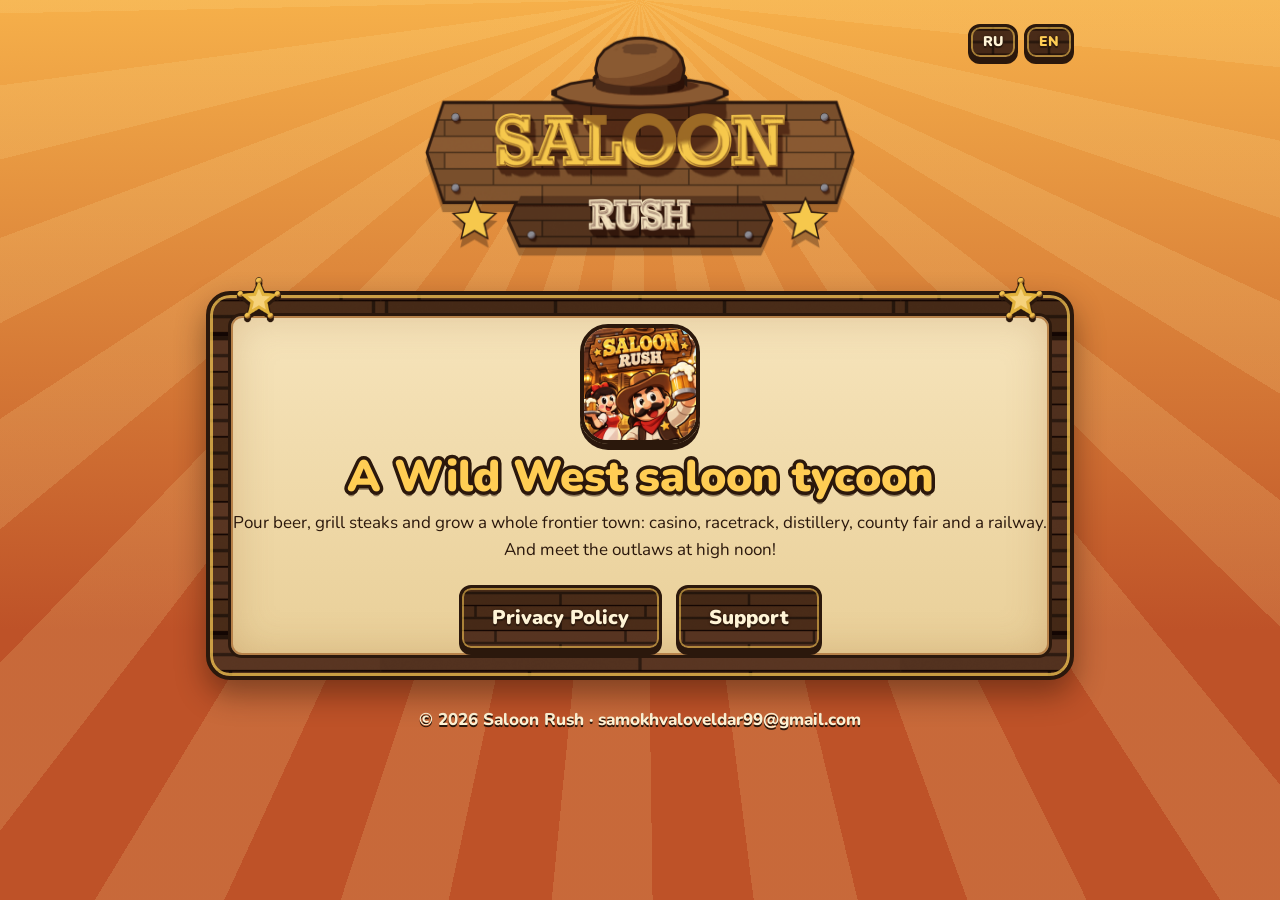
<file: index.html>
<!doctype html>
<html lang="en">
<head>
  <meta charset="utf-8">
  <meta name="viewport" content="width=device-width, initial-scale=1">
  <title>Saloon Rush</title>
  <meta name="title-ru" content="Saloon Rush — салун на Диком Западе">
  <meta name="title-en" content="Saloon Rush — a Wild West saloon tycoon">
  <meta name="description" content="Build your own saloon in the Wild West: casino, horse races, duels and a whole frontier town.">
  <link rel="icon" href="img/icon.png">
  <link rel="preconnect" href="https://fonts.googleapis.com">
  <link rel="preconnect" href="https://fonts.gstatic.com" crossorigin>
  <link href="https://fonts.googleapis.com/css2?family=Nunito:wght@600;700;800;900&display=swap&subset=cyrillic" rel="stylesheet">
  <link rel="stylesheet" href="style.css">
  <script src="lang.js"></script>
</head>
<body>
<div class="wrap">
  <header>
    <div class="lang"><a class="plank" data-set="ru">RU</a><a class="plank" data-set="en">EN</a></div>
    <img class="logo" src="img/logo.png" alt="Saloon Rush">
  </header>

  <div class="board" style="margin-top: 30px"><div class="paper hero">
    <img class="icon" src="img/icon.png" alt="">
    <div data-lang="ru">
      <h1>Салун на Диком Западе</h1>
      <p>Разливай пиво, жарь стейки и отстрой целый городок: казино, ипподром, винокурня, ярмарка и железная дорога. А заезжих бандитов встречай на дуэли!</p>
    </div>
    <div data-lang="en">
      <h1>A Wild West saloon tycoon</h1>
      <p>Pour beer, grill steaks and grow a whole frontier town: casino, racetrack, distillery, county fair and a railway. And meet the outlaws at high noon!</p>
    </div>
    <div class="links">
      <a class="plank big" href="privacy.html"><span data-lang="ru">Конфиденциальность</span><span data-lang="en">Privacy Policy</span></a>
      <a class="plank big" href="support.html"><span data-lang="ru">Поддержка</span><span data-lang="en">Support</span></a>
    </div>
  </div></div>

  <footer>© 2026 Saloon Rush · samokhvaloveldar99@gmail.com</footer>
</div>
<img class="deco cactus" src="img/cactus_a.png" alt="">
<img class="deco weed" src="img/tumbleweed.png" alt="">
</body>
</html>
</file>
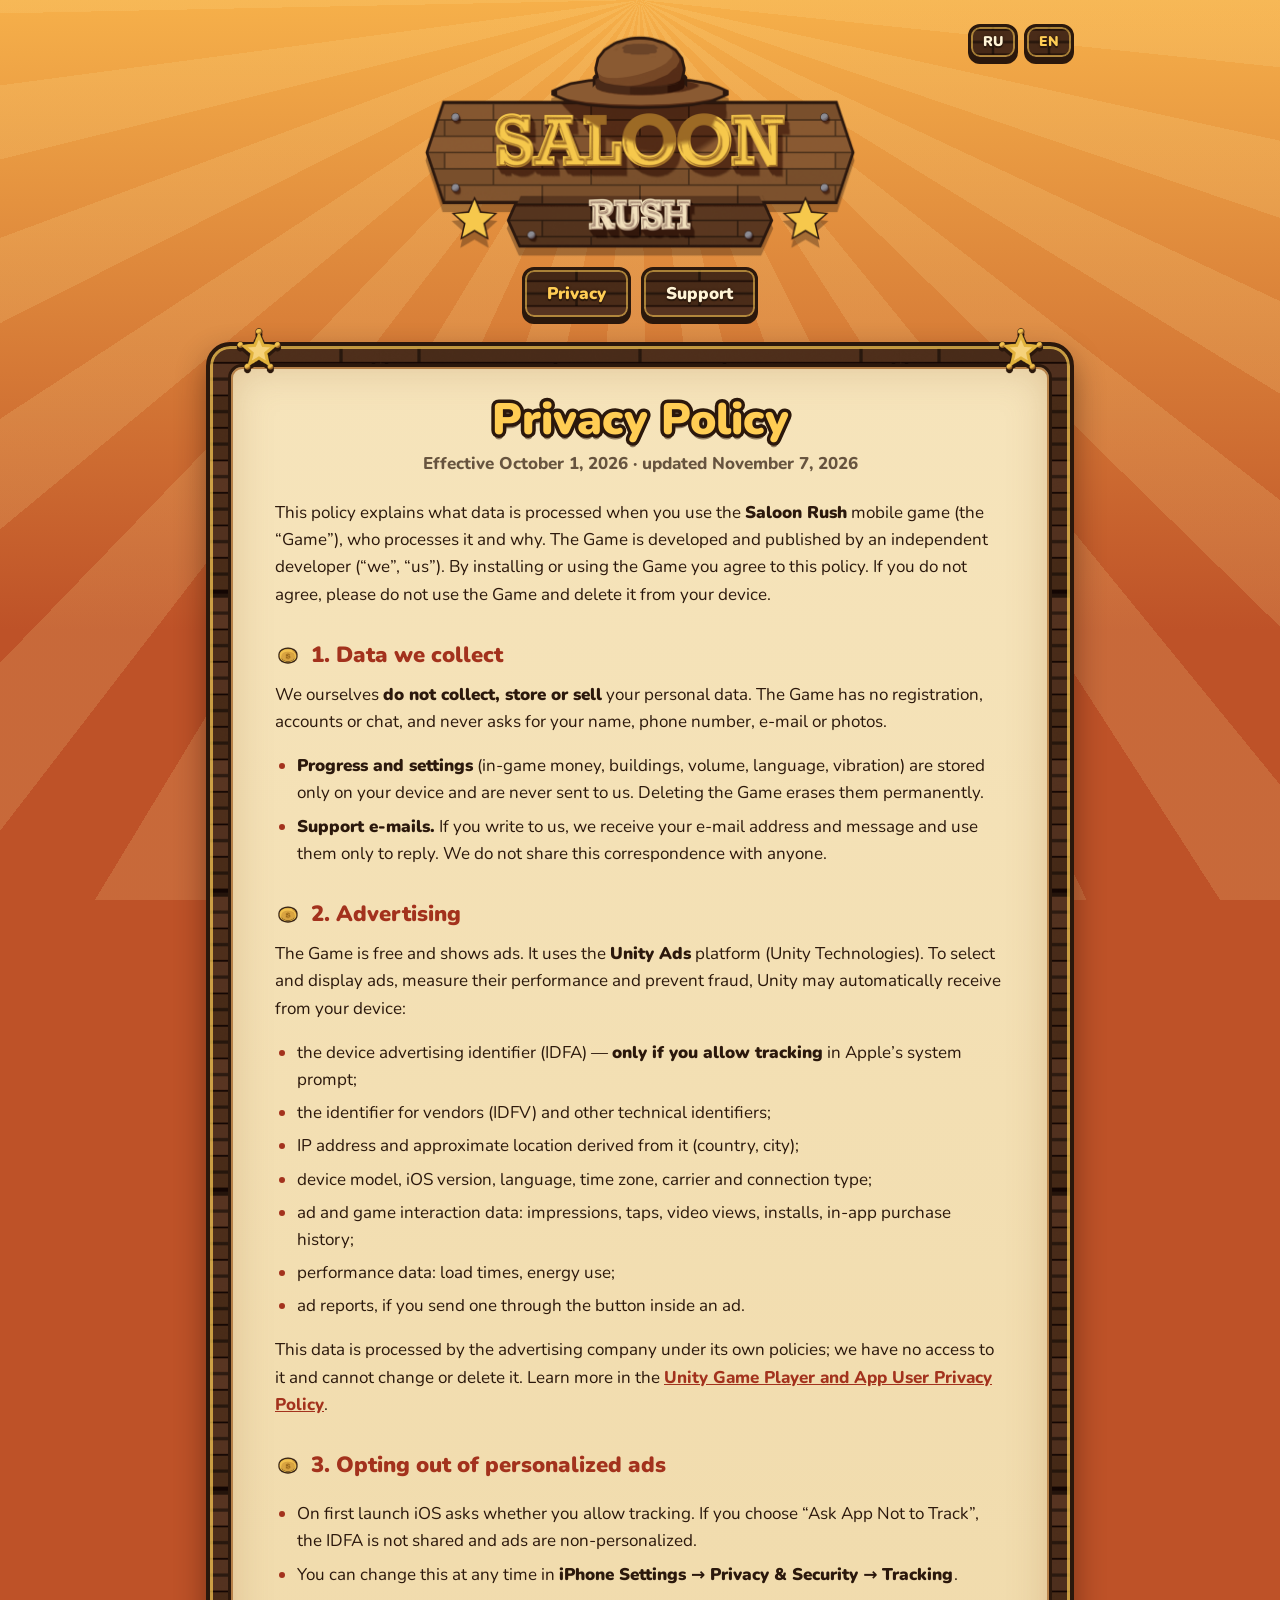
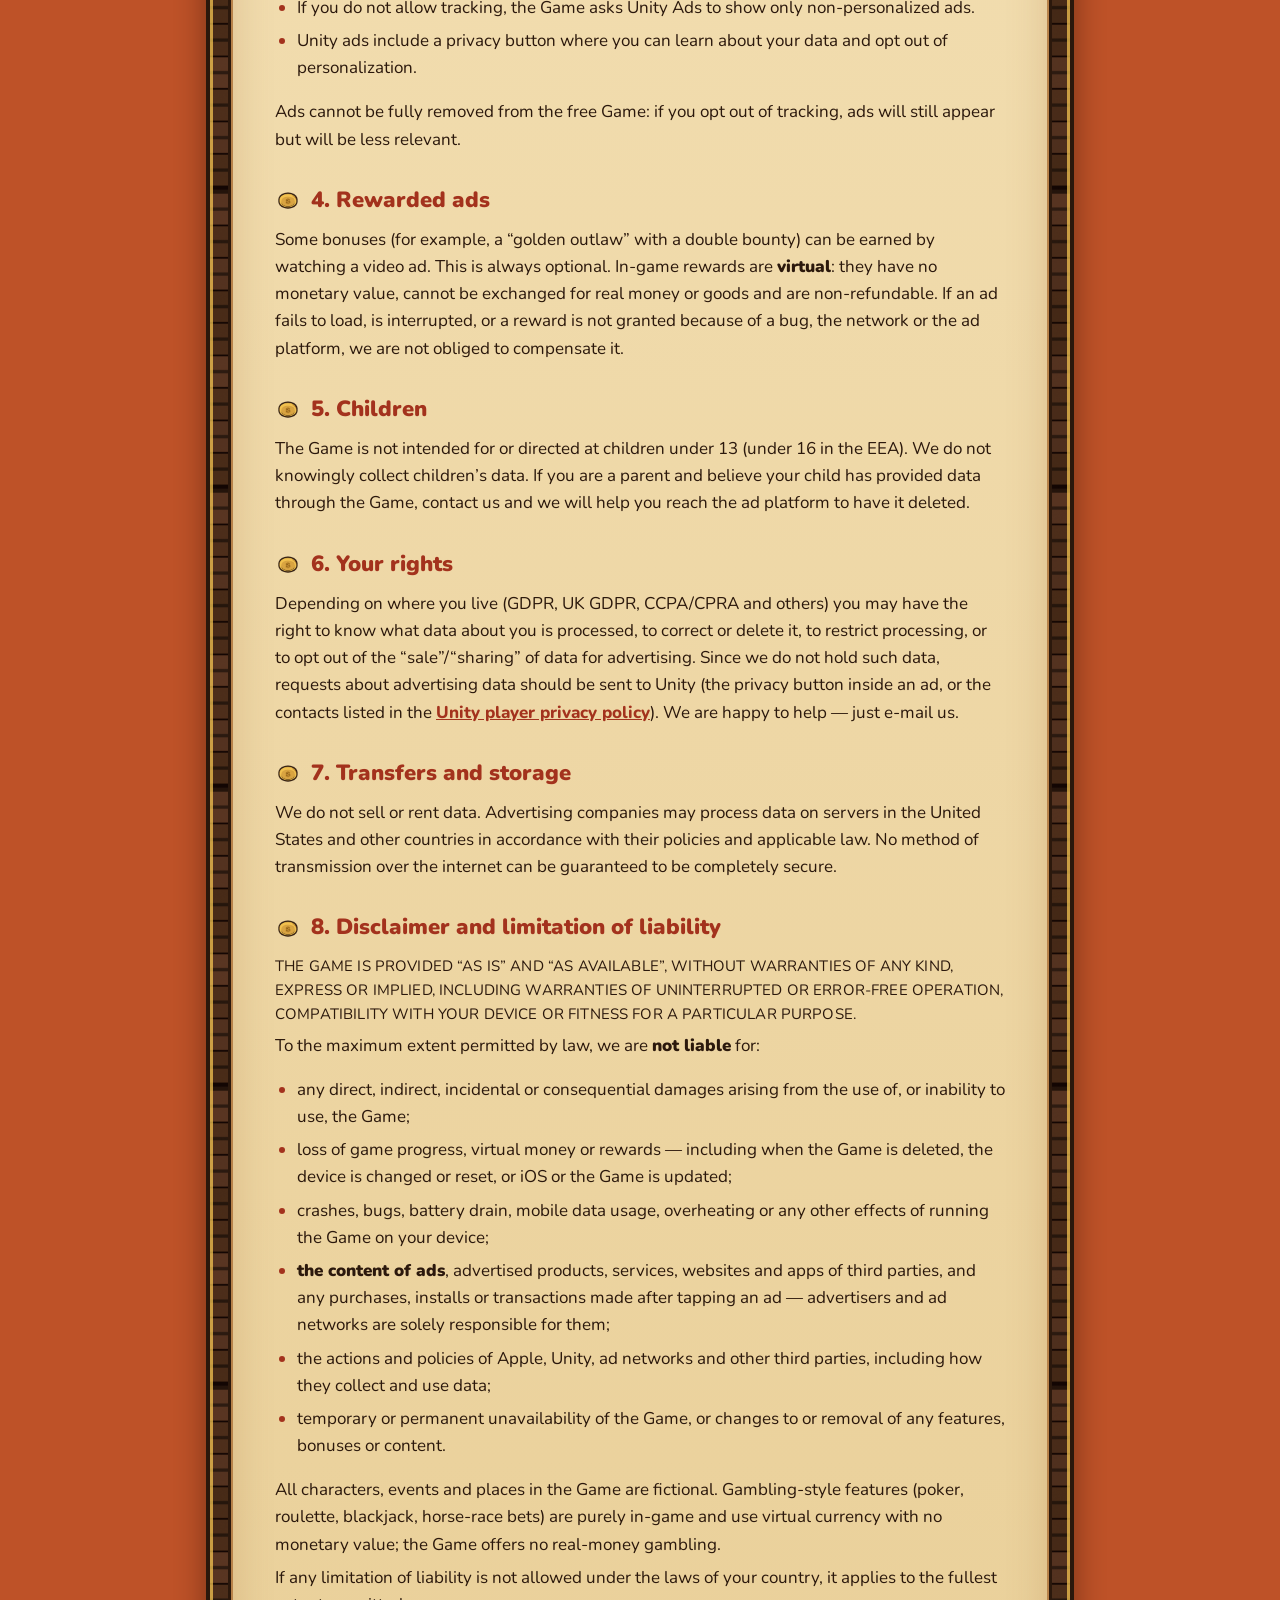
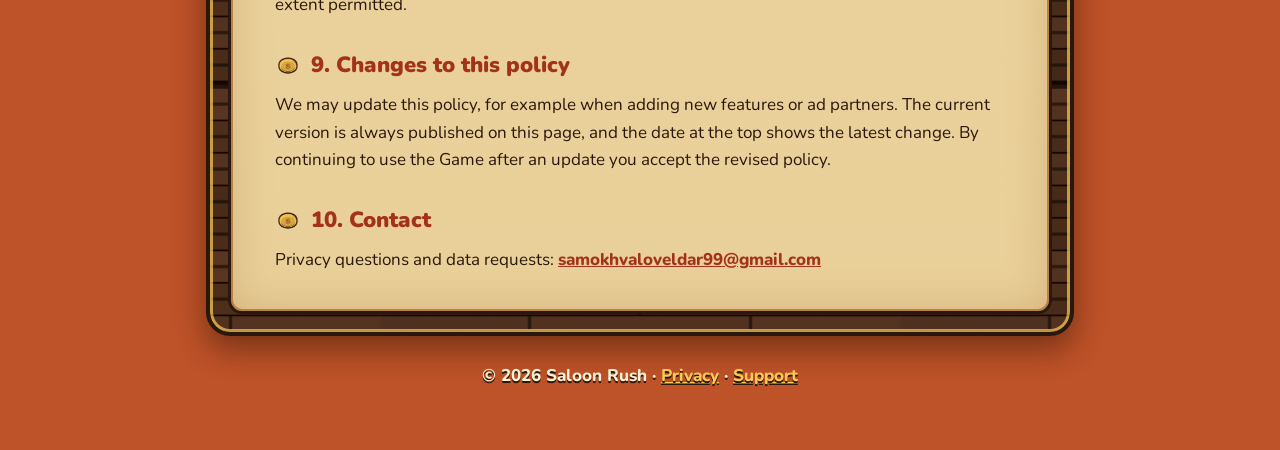
<file: privacy.html>
<!doctype html>
<html lang="en">
<head>
  <meta charset="utf-8">
  <meta name="viewport" content="width=device-width, initial-scale=1">
  <title>Saloon Rush — Privacy Policy</title>
  <meta name="title-ru" content="Saloon Rush — Политика конфиденциальности">
  <meta name="title-en" content="Saloon Rush — Privacy Policy">
  <meta name="description" content="Privacy Policy of the Saloon Rush mobile game.">
  <link rel="icon" href="img/icon.png">
  <link rel="preconnect" href="https://fonts.googleapis.com">
  <link rel="preconnect" href="https://fonts.gstatic.com" crossorigin>
  <link href="https://fonts.googleapis.com/css2?family=Nunito:wght@600;700;800;900&display=swap&subset=cyrillic" rel="stylesheet">
  <link rel="stylesheet" href="style.css">
  <script src="lang.js"></script>
</head>
<body>
<div class="wrap">
  <header>
    <div class="lang"><a class="plank" data-set="ru">RU</a><a class="plank" data-set="en">EN</a></div>
    <a class="logo-link" href="index.html"><img class="logo" src="img/logo.png" alt="Saloon Rush"></a>
  </header>
  <nav>
    <a class="plank on" href="privacy.html"><span data-lang="ru">Конфиденциальность</span><span data-lang="en">Privacy</span></a>
    <a class="plank" href="support.html"><span data-lang="ru">Поддержка</span><span data-lang="en">Support</span></a>
  </nav>

  <div class="board"><div class="paper">

<!-- ======================= RUSSIAN ======================= -->
<div data-lang="ru">
  <h1>Политика конфиденциальности</h1>
  <p class="date">Действует с 1 октября 2026 г. · обновлено 7 ноября 2026 г.</p>

  <p>Эта политика описывает, какие данные обрабатываются при использовании мобильной игры <strong>Saloon Rush</strong> (далее — «Игра»), кто их обрабатывает и зачем. Игру разрабатывает и публикует независимый разработчик (далее — «мы»). Устанавливая Игру или пользуясь ею, вы соглашаетесь с этой политикой. Если вы не согласны — пожалуйста, не используйте Игру и удалите её с устройства.</p>

  <h2>1. Какие данные собираем мы</h2>
  <p>Мы сами <strong>не собираем, не храним и не продаём</strong> ваши персональные данные. В Игре нет регистрации, аккаунтов и чатов, мы не спрашиваем имя, телефон, e-mail или фотографии.</p>
  <ul>
    <li><strong>Прогресс и настройки</strong> (деньги в игре, постройки, громкость, язык, вибрация) хранятся только на вашем устройстве и никуда нам не отправляются. При удалении Игры они удаляются безвозвратно.</li>
    <li><strong>Письма в поддержку.</strong> Если вы напишете нам на e-mail, мы получим ваш адрес и содержание письма и используем их только для ответа. Переписка не передаётся третьим лицам.</li>
  </ul>

  <h2>2. Реклама</h2>
  <p>Игра бесплатна и показывает рекламу. Для этого используется рекламная платформа <strong>Unity Ads</strong> (Unity Technologies). Чтобы подобрать и показать объявление, измерить его эффективность и защититься от мошенничества, эти компании могут автоматически получать с вашего устройства:</p>
  <ul>
    <li>рекламный идентификатор устройства (IDFA) — <strong>только если вы разрешили отслеживание</strong> в системном окне Apple;</li>
    <li>идентификатор разработчика (IDFV) и другие технические идентификаторы;</li>
    <li>IP-адрес и примерное местоположение, определённое по нему (страна, город);</li>
    <li>модель устройства, версию iOS, язык, часовой пояс, оператора связи, тип подключения;</li>
    <li>данные о взаимодействии с рекламой и Игрой: показы, нажатия, просмотры видео, установки, история покупок в приложениях;</li>
    <li>данные о производительности: скорость загрузки, расход энергии;</li>
    <li>жалобы на рекламу, если вы отправите их через кнопку в самом объявлении.</li>
  </ul>
  <p>Эти данные обрабатывает сама рекламная компания по своим правилам, мы к ним доступа не имеем и не можем их изменить или удалить. Подробнее: <a href="https://unity.com/legal/game-player-and-app-user-privacy-policy" target="_blank" rel="noopener">политика конфиденциальности Unity для игроков</a>.</p>

  <h2>3. Как отключить персонализацию рекламы</h2>
  <ul>
    <li>При первом запуске iOS спросит, разрешаете ли вы отслеживание. Если выбрать «Попросить приложение не отслеживать», IDFA не передаётся, а реклама будет неперсонализированной.</li>
    <li>Изменить выбор можно в любой момент: <strong>Настройки iPhone → Конфиденциальность и безопасность → Отслеживание</strong>.</li>
    <li>Если вы не разрешили отслеживание, Игра просит Unity Ads показывать только неперсонализированную рекламу.</li>
    <li>В самих объявлениях Unity есть кнопка с информацией о конфиденциальности, через неё можно узнать о своих данных и отказаться от персонализации.</li>
  </ul>
  <p>Полностью убрать рекламу из бесплатной Игры нельзя: при отказе от отслеживания объявления продолжат показываться, но будут менее точными.</p>

  <h2>4. Реклама за вознаграждение</h2>
  <p>Некоторые бонусы (например, «золотой бандит» с удвоенной наградой) можно получить, посмотрев рекламный ролик. Это всегда добровольно. Внутриигровые награды — <strong>виртуальные</strong>: они не имеют денежной стоимости, не обмениваются на реальные деньги или товары и не возвращаются. Если ролик не загрузился, был прерван или награда не начислилась из-за сбоя, сети или рекламной платформы, мы не обязаны её компенсировать.</p>

  <h2>5. Дети</h2>
  <p>Игра не предназначена для детей младше 13 лет (в ЕЭЗ — младше 16 лет) и не направлена на них. Мы сознательно не собираем данные детей. Если вы родитель и считаете, что ребёнок передал данные через Игру, напишите нам — мы поможем связаться с рекламной платформой для их удаления.</p>

  <h2>6. Ваши права</h2>
  <p>В зависимости от страны (GDPR, UK GDPR, CCPA/CPRA, ФЗ-152 и др.) вы можете иметь право узнать, какие данные о вас обрабатываются, исправить или удалить их, ограничить обработку или отказаться от «продажи»/«передачи» данных для рекламы. Так как сами мы данные не храним, такие запросы по рекламным данным нужно направлять в Unity (кнопка конфиденциальности в объявлении или <a href="https://unity.com/legal/game-player-and-app-user-privacy-policy" target="_blank" rel="noopener">политика Unity для игроков</a>, где указаны способы связи). Мы с радостью подскажем, как это сделать, — пишите на почту ниже.</p>

  <h2>7. Передача и хранение</h2>
  <p>Мы не продаём и не сдаём в аренду данные. Рекламные компании могут обрабатывать данные на серверах в США и других странах в соответствии со своими политиками и применимым законодательством. Мы не можем гарантировать абсолютную безопасность передачи данных через интернет.</p>

  <h2>8. Отказ от ответственности</h2>
  <p class="caps">Игра предоставляется «как есть» и «по мере доступности», без каких-либо гарантий, явных или подразумеваемых, в том числе гарантий бесперебойной работы, отсутствия ошибок, совместимости с вашим устройством и пригодности для определённой цели.</p>
  <p>В максимальной степени, допустимой законом, мы <strong>не несём ответственности</strong> за:</p>
  <ul>
    <li>любые прямые, косвенные, случайные или последующие убытки, связанные с использованием или невозможностью использования Игры;</li>
    <li>потерю игрового прогресса, виртуальных денег и наград — в том числе при удалении Игры, смене или сбросе устройства, обновлении iOS или Игры;</li>
    <li>сбои, ошибки, разряд батареи, расход мобильного трафика, перегрев или иные последствия работы Игры на устройстве;</li>
    <li><strong>содержание рекламы</strong>, рекламируемые товары, услуги, сайты и приложения третьих лиц, а также покупки, установки и любые сделки, совершённые после нажатия на рекламу, — ответственность за них несут рекламодатели и рекламные сети;</li>
    <li>действия и политику Apple, Unity, рекламных сетей и других третьих сторон, а также сбор и использование ими данных;</li>
    <li>временную или постоянную недоступность Игры, изменение или удаление любых её функций, бонусов и контента.</li>
  </ul>
  <p>Все персонажи, события и места в Игре вымышлены. Азартные элементы (покер, рулетка, блэкджек, ставки на скачках) — исключительно игровые, на виртуальную валюту без денежной стоимости; Игра не предлагает азартных игр на реальные деньги.</p>
  <p>Если какое-либо ограничение ответственности не допускается законом вашей страны, оно применяется в той мере, в какой это разрешено.</p>

  <h2>9. Изменения политики</h2>
  <p>Мы можем обновлять эту политику — например, при добавлении новых функций или рекламных партнёров. Актуальная версия всегда опубликована на этой странице, дата вверху показывает последнее изменение. Продолжая пользоваться Игрой после обновления, вы принимаете новую редакцию.</p>

  <h2>10. Контакты</h2>
  <p>Вопросы о конфиденциальности и запросы по данным: <a href="mailto:samokhvaloveldar99@gmail.com?subject=Saloon%20Rush%20%E2%80%94%20Privacy">samokhvaloveldar99@gmail.com</a></p>
</div>

<!-- ======================= ENGLISH ======================= -->
<div data-lang="en">
  <h1>Privacy Policy</h1>
  <p class="date">Effective October 1, 2026 · updated November 7, 2026</p>

  <p>This policy explains what data is processed when you use the <strong>Saloon Rush</strong> mobile game (the “Game”), who processes it and why. The Game is developed and published by an independent developer (“we”, “us”). By installing or using the Game you agree to this policy. If you do not agree, please do not use the Game and delete it from your device.</p>

  <h2>1. Data we collect</h2>
  <p>We ourselves <strong>do not collect, store or sell</strong> your personal data. The Game has no registration, accounts or chat, and never asks for your name, phone number, e-mail or photos.</p>
  <ul>
    <li><strong>Progress and settings</strong> (in-game money, buildings, volume, language, vibration) are stored only on your device and are never sent to us. Deleting the Game erases them permanently.</li>
    <li><strong>Support e-mails.</strong> If you write to us, we receive your e-mail address and message and use them only to reply. We do not share this correspondence with anyone.</li>
  </ul>

  <h2>2. Advertising</h2>
  <p>The Game is free and shows ads. It uses the <strong>Unity Ads</strong> platform (Unity Technologies). To select and display ads, measure their performance and prevent fraud, Unity may automatically receive from your device:</p>
  <ul>
    <li>the device advertising identifier (IDFA) — <strong>only if you allow tracking</strong> in Apple’s system prompt;</li>
    <li>the identifier for vendors (IDFV) and other technical identifiers;</li>
    <li>IP address and approximate location derived from it (country, city);</li>
    <li>device model, iOS version, language, time zone, carrier and connection type;</li>
    <li>ad and game interaction data: impressions, taps, video views, installs, in-app purchase history;</li>
    <li>performance data: load times, energy use;</li>
    <li>ad reports, if you send one through the button inside an ad.</li>
  </ul>
  <p>This data is processed by the advertising company under its own policies; we have no access to it and cannot change or delete it. Learn more in the <a href="https://unity.com/legal/game-player-and-app-user-privacy-policy" target="_blank" rel="noopener">Unity Game Player and App User Privacy Policy</a>.</p>

  <h2>3. Opting out of personalized ads</h2>
  <ul>
    <li>On first launch iOS asks whether you allow tracking. If you choose “Ask App Not to Track”, the IDFA is not shared and ads are non-personalized.</li>
    <li>You can change this at any time in <strong>iPhone Settings → Privacy &amp; Security → Tracking</strong>.</li>
    <li>If you do not allow tracking, the Game asks Unity Ads to show only non-personalized ads.</li>
    <li>Unity ads include a privacy button where you can learn about your data and opt out of personalization.</li>
  </ul>
  <p>Ads cannot be fully removed from the free Game: if you opt out of tracking, ads will still appear but will be less relevant.</p>

  <h2>4. Rewarded ads</h2>
  <p>Some bonuses (for example, a “golden outlaw” with a double bounty) can be earned by watching a video ad. This is always optional. In-game rewards are <strong>virtual</strong>: they have no monetary value, cannot be exchanged for real money or goods and are non-refundable. If an ad fails to load, is interrupted, or a reward is not granted because of a bug, the network or the ad platform, we are not obliged to compensate it.</p>

  <h2>5. Children</h2>
  <p>The Game is not intended for or directed at children under 13 (under 16 in the EEA). We do not knowingly collect children’s data. If you are a parent and believe your child has provided data through the Game, contact us and we will help you reach the ad platform to have it deleted.</p>

  <h2>6. Your rights</h2>
  <p>Depending on where you live (GDPR, UK GDPR, CCPA/CPRA and others) you may have the right to know what data about you is processed, to correct or delete it, to restrict processing, or to opt out of the “sale”/“sharing” of data for advertising. Since we do not hold such data, requests about advertising data should be sent to Unity (the privacy button inside an ad, or the contacts listed in the <a href="https://unity.com/legal/game-player-and-app-user-privacy-policy" target="_blank" rel="noopener">Unity player privacy policy</a>). We are happy to help — just e-mail us.</p>

  <h2>7. Transfers and storage</h2>
  <p>We do not sell or rent data. Advertising companies may process data on servers in the United States and other countries in accordance with their policies and applicable law. No method of transmission over the internet can be guaranteed to be completely secure.</p>

  <h2>8. Disclaimer and limitation of liability</h2>
  <p class="caps">The Game is provided “as is” and “as available”, without warranties of any kind, express or implied, including warranties of uninterrupted or error-free operation, compatibility with your device or fitness for a particular purpose.</p>
  <p>To the maximum extent permitted by law, we are <strong>not liable</strong> for:</p>
  <ul>
    <li>any direct, indirect, incidental or consequential damages arising from the use of, or inability to use, the Game;</li>
    <li>loss of game progress, virtual money or rewards — including when the Game is deleted, the device is changed or reset, or iOS or the Game is updated;</li>
    <li>crashes, bugs, battery drain, mobile data usage, overheating or any other effects of running the Game on your device;</li>
    <li><strong>the content of ads</strong>, advertised products, services, websites and apps of third parties, and any purchases, installs or transactions made after tapping an ad — advertisers and ad networks are solely responsible for them;</li>
    <li>the actions and policies of Apple, Unity, ad networks and other third parties, including how they collect and use data;</li>
    <li>temporary or permanent unavailability of the Game, or changes to or removal of any features, bonuses or content.</li>
  </ul>
  <p>All characters, events and places in the Game are fictional. Gambling-style features (poker, roulette, blackjack, horse-race bets) are purely in-game and use virtual currency with no monetary value; the Game offers no real-money gambling.</p>
  <p>If any limitation of liability is not allowed under the laws of your country, it applies to the fullest extent permitted.</p>

  <h2>9. Changes to this policy</h2>
  <p>We may update this policy, for example when adding new features or ad partners. The current version is always published on this page, and the date at the top shows the latest change. By continuing to use the Game after an update you accept the revised policy.</p>

  <h2>10. Contact</h2>
  <p>Privacy questions and data requests: <a href="mailto:samokhvaloveldar99@gmail.com?subject=Saloon%20Rush%20%E2%80%94%20Privacy">samokhvaloveldar99@gmail.com</a></p>
</div>

  </div></div>

  <footer>© 2026 Saloon Rush · <a href="privacy.html"><span data-lang="ru">Конфиденциальность</span><span data-lang="en">Privacy</span></a> · <a href="support.html"><span data-lang="ru">Поддержка</span><span data-lang="en">Support</span></a></footer>
</div>
<img class="deco cactus" src="img/cactus_a.png" alt="">
<img class="deco weed" src="img/tumbleweed.png" alt="">
</body>
</html>
</file>
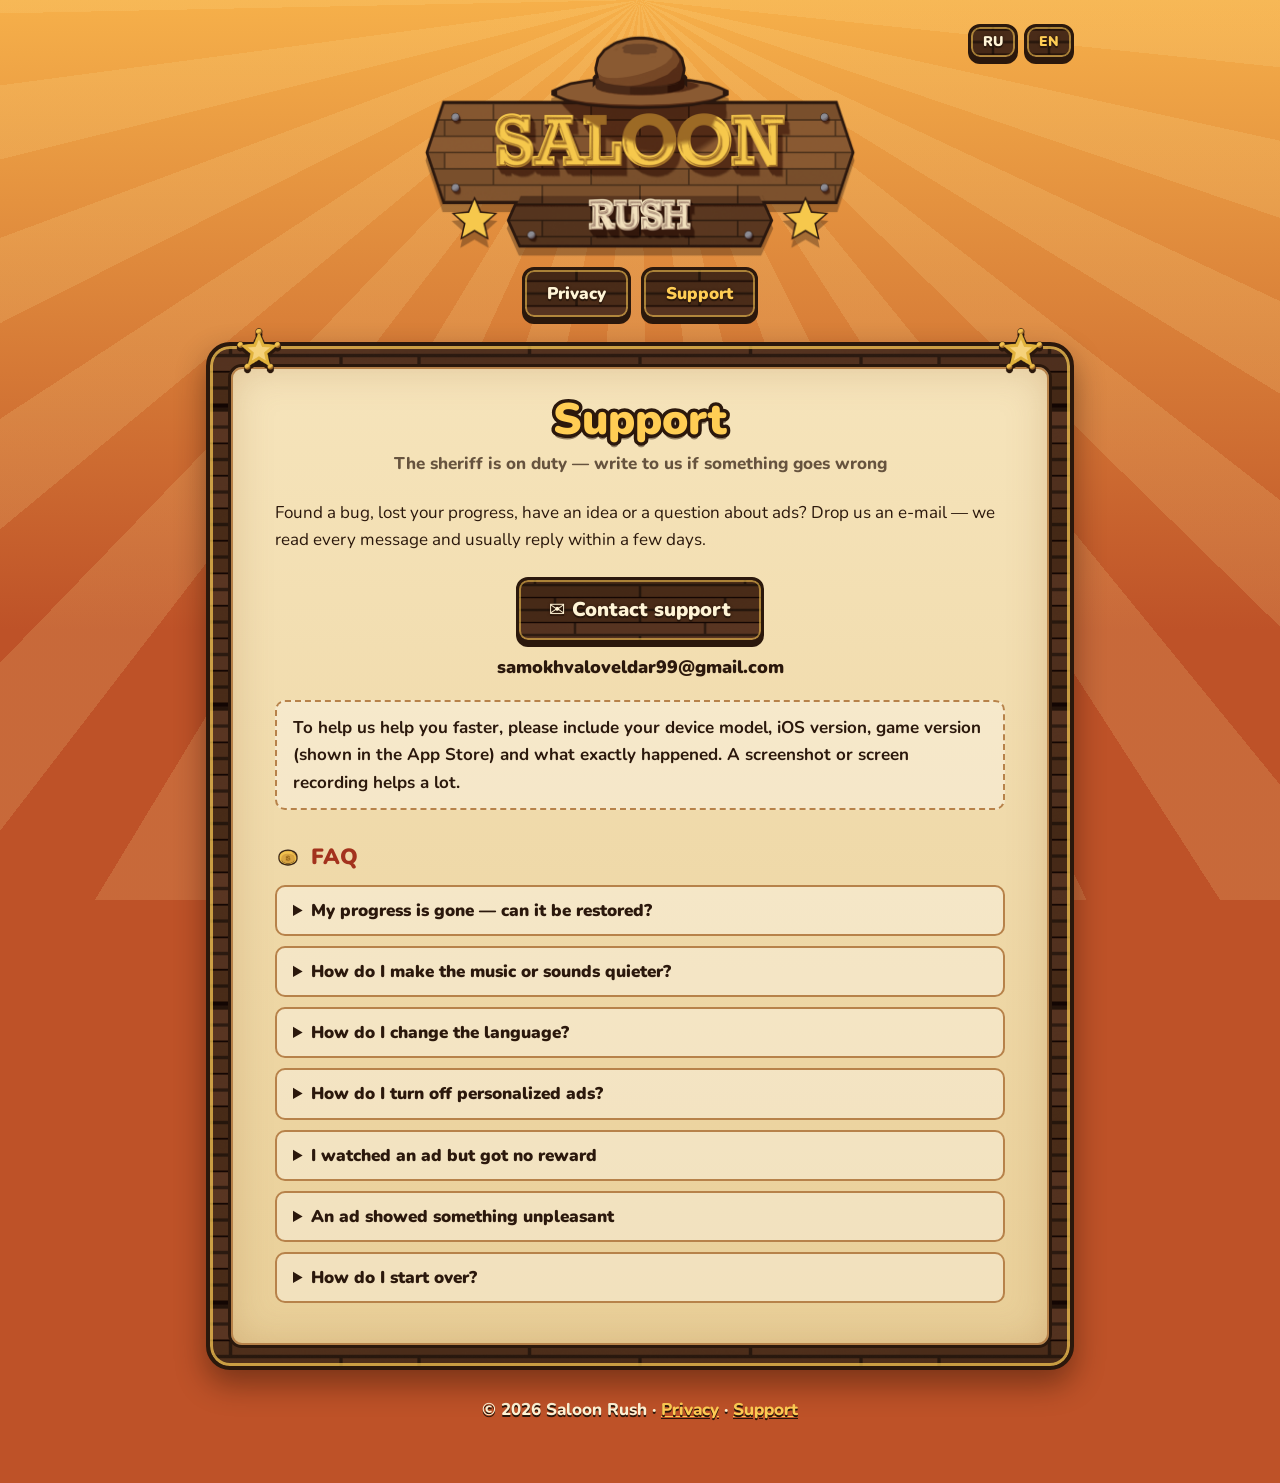
<file: support.html>
<!doctype html>
<html lang="en">
<head>
  <meta charset="utf-8">
  <meta name="viewport" content="width=device-width, initial-scale=1">
  <title>Saloon Rush — Support</title>
  <meta name="title-ru" content="Saloon Rush — Поддержка">
  <meta name="title-en" content="Saloon Rush — Support">
  <meta name="description" content="Support for the Saloon Rush mobile game.">
  <link rel="icon" href="img/icon.png">
  <link rel="preconnect" href="https://fonts.googleapis.com">
  <link rel="preconnect" href="https://fonts.gstatic.com" crossorigin>
  <link href="https://fonts.googleapis.com/css2?family=Nunito:wght@600;700;800;900&display=swap&subset=cyrillic" rel="stylesheet">
  <link rel="stylesheet" href="style.css">
  <script src="lang.js"></script>
</head>
<body>
<div class="wrap">
  <header>
    <div class="lang"><a class="plank" data-set="ru">RU</a><a class="plank" data-set="en">EN</a></div>
    <a class="logo-link" href="index.html"><img class="logo" src="img/logo.png" alt="Saloon Rush"></a>
  </header>
  <nav>
    <a class="plank" href="privacy.html"><span data-lang="ru">Конфиденциальность</span><span data-lang="en">Privacy</span></a>
    <a class="plank on" href="support.html"><span data-lang="ru">Поддержка</span><span data-lang="en">Support</span></a>
  </nav>

  <div class="board"><div class="paper">

<div data-lang="ru">
  <h1>Поддержка</h1>
  <p class="date">Шериф на связи — пишите, если что-то пошло не так</p>

  <p>Нашли ошибку, пропал прогресс, есть идея или вопрос по рекламе? Напишите нам на почту — мы читаем каждое письмо и обычно отвечаем в течение нескольких дней.</p>

  <div class="mail">
    <a class="plank big" href="mailto:samokhvaloveldar99@gmail.com?subject=Saloon%20Rush%20%E2%80%94%20%D0%9F%D0%BE%D0%B4%D0%B4%D0%B5%D1%80%D0%B6%D0%BA%D0%B0">✉ Написать в поддержку</a>
    <span class="addr">samokhvaloveldar99@gmail.com</span>
  </div>

  <div class="note">Чтобы мы быстрее помогли, укажите в письме: модель устройства, версию iOS, версию игры (видна в App Store) и что именно произошло. Скриншот или запись экрана очень помогут.</div>

  <h2>Частые вопросы</h2>
  <div class="faq">
    <details><summary>Пропал прогресс — можно восстановить?</summary>
      <p>Прогресс хранится только на вашем устройстве. Если игра была удалена или устройство сброшено, восстановить его, к сожалению, нельзя — у нас нет копии ваших сохранений.</p></details>
    <details><summary>Как сделать музыку или звуки тише?</summary>
      <p>Нажмите паузу → «Настройки» → «Звук…». Там есть отдельные ползунки для музыки и эффектов. Ползунок на нуле полностью выключает звук.</p></details>
    <details><summary>Как поменять язык?</summary>
      <p>Пауза → «Настройки» → «Язык». Доступны русский и английский.</p></details>
    <details><summary>Как отключить персонализированную рекламу?</summary>
      <p>Откройте «Настройки iPhone → Конфиденциальность и безопасность → Отслеживание» и выключите разрешение для Saloon Rush. Реклама останется, но будет неперсонализированной. Подробнее — в <a href="privacy.html">политике конфиденциальности</a>.</p></details>
    <details><summary>Посмотрел рекламу, а награду не дали</summary>
      <p>Такое бывает при плохом интернете или если ролик закрыли раньше времени. Попробуйте ещё раз позже. Если повторяется — напишите нам, приложив скриншот.</p></details>
    <details><summary>Реклама показала что-то неприятное</summary>
      <p>Объявления подбирает рекламная сеть, а не мы. Пришлите нам скриншот рекламы — мы попробуем заблокировать этого рекламодателя.</p></details>
    <details><summary>Как начать игру заново?</summary>
      <p>Пауза → «Настройки» → «Сбросить прогресс». Внимание: это действие нельзя отменить.</p></details>
  </div>
</div>

<div data-lang="en">
  <h1>Support</h1>
  <p class="date">The sheriff is on duty — write to us if something goes wrong</p>

  <p>Found a bug, lost your progress, have an idea or a question about ads? Drop us an e-mail — we read every message and usually reply within a few days.</p>

  <div class="mail">
    <a class="plank big" href="mailto:samokhvaloveldar99@gmail.com?subject=Saloon%20Rush%20%E2%80%94%20Support">✉ Contact support</a>
    <span class="addr">samokhvaloveldar99@gmail.com</span>
  </div>

  <div class="note">To help us help you faster, please include your device model, iOS version, game version (shown in the App Store) and what exactly happened. A screenshot or screen recording helps a lot.</div>

  <h2>FAQ</h2>
  <div class="faq">
    <details><summary>My progress is gone — can it be restored?</summary>
      <p>Progress is stored only on your device. If the Game was deleted or the device was reset, it unfortunately cannot be restored — we keep no copy of your saves.</p></details>
    <details><summary>How do I make the music or sounds quieter?</summary>
      <p>Tap pause → “Settings” → “Sound…”. There are separate sliders for music and effects; setting a slider to zero mutes it.</p></details>
    <details><summary>How do I change the language?</summary>
      <p>Pause → “Settings” → “Language”. Russian and English are available.</p></details>
    <details><summary>How do I turn off personalized ads?</summary>
      <p>Open “iPhone Settings → Privacy &amp; Security → Tracking” and turn it off for Saloon Rush. Ads will still appear but will be non-personalized. See the <a href="privacy.html">Privacy Policy</a> for details.</p></details>
    <details><summary>I watched an ad but got no reward</summary>
      <p>This can happen on a weak connection or if the video was closed early. Please try again later. If it keeps happening, e-mail us with a screenshot.</p></details>
    <details><summary>An ad showed something unpleasant</summary>
      <p>Ads are chosen by the ad network, not by us. Send us a screenshot of the ad and we will try to block that advertiser.</p></details>
    <details><summary>How do I start over?</summary>
      <p>Pause → “Settings” → “Reset progress”. Note: this cannot be undone.</p></details>
  </div>
</div>

  </div></div>

  <footer>© 2026 Saloon Rush · <a href="privacy.html"><span data-lang="ru">Конфиденциальность</span><span data-lang="en">Privacy</span></a> · <a href="support.html"><span data-lang="ru">Поддержка</span><span data-lang="en">Support</span></a></footer>
</div>
<img class="deco cactus" src="img/cactus_a.png" alt="">
<img class="deco weed" src="img/tumbleweed.png" alt="">
</body>
</html>
</file>
<file: style.css>
:root {
  --ink: #2b180c;
  --wood: #3b2012;
  --gold: #ffcd54;
  --cream: #fff4d6;
  --parch: #f6e4bb;
  --parch-d: #e9cf98;
  --red: #a3321d;
}

* { box-sizing: border-box; }

html { background: #be5228; }

body {
  margin: 0;
  min-height: 100vh;
  font-family: "Nunito", "SF Pro Rounded", system-ui, sans-serif;
  color: var(--ink);
  font-size: 17px;
  line-height: 1.6;
  background:
    repeating-conic-gradient(from 0deg at 50% 0%, rgba(255, 226, 150, 0.16) 0deg 6.4deg, transparent 6.4deg 12.8deg),
    linear-gradient(#f6b04a, #be5228 70%);
  background-attachment: fixed;
}

.wrap { max-width: 900px; margin: 0 auto; padding: 24px 16px 60px; }

header { text-align: center; position: relative; }
header .logo { width: min(440px, 82vw); filter: drop-shadow(0 8px 0 rgba(43, 24, 12, 0.35)); }
header .logo-link { display: inline-block; transition: transform 0.15s; }
header .logo-link:hover { transform: rotate(-1.5deg) scale(1.02); }

nav { display: flex; gap: 10px; justify-content: center; flex-wrap: wrap; margin: 6px 0 22px; }

.plank {
  display: inline-block;
  padding: 10px 22px;
  font-weight: 900;
  font-size: 17px;
  color: var(--cream);
  text-decoration: none;
  background: #8a5a32 url("img/ui_planks.png") center / 400px;
  border: 3px solid var(--ink);
  border-radius: 12px;
  box-shadow: inset 0 0 0 2px rgba(255, 205, 84, 0.55), 0 4px 0 var(--ink);
  text-shadow: 0 2px 0 var(--ink), 0 0 3px var(--ink);
  cursor: pointer;
  transition: transform 0.1s, box-shadow 0.1s;
}
.plank:hover { transform: translateY(-2px); }
.plank:active { transform: translateY(2px); box-shadow: inset 0 0 0 2px rgba(255, 205, 84, 0.55), 0 1px 0 var(--ink); }
.plank.on { background-color: #b8762f; color: var(--gold); }
.plank.big { font-size: 20px; padding: 14px 30px; }

.lang { position: absolute; right: 0; top: 0; display: flex; gap: 6px; }
.lang .plank { padding: 4px 12px; font-size: 14px; }

.board {
  position: relative;
  background: var(--wood) url("img/ui_planks.png") center / 520px;
  border: 4px solid var(--ink);
  border-radius: 24px;
  padding: 18px;
  box-shadow: 0 14px 30px rgba(40, 16, 4, 0.45), inset 0 0 0 3px rgba(255, 205, 84, 0.7);
}
.board::before, .board::after {
  content: "";
  position: absolute;
  width: 54px; height: 54px;
  top: -24px;
  background: url("img/ui_star.png") center / contain no-repeat;
  filter: drop-shadow(0 3px 0 var(--ink));
}
.board::before { left: 22px; }
.board::after { right: 22px; }

.paper {
  background: linear-gradient(var(--parch), var(--parch-d));
  border: 3px solid var(--ink);
  border-radius: 14px;
  padding: 28px clamp(18px, 4vw, 44px) 32px;
  box-shadow: inset 0 0 0 2px #b7824a, inset 0 0 40px rgba(150, 95, 40, 0.25);
}

h1 {
  margin: 0 0 4px;
  text-align: center;
  font-size: clamp(30px, 5vw, 44px);
  font-weight: 900;
  line-height: 1.15;
  color: var(--gold);
  -webkit-text-stroke: 7px var(--ink);
  paint-order: stroke fill;
  text-shadow: 0 5px 0 rgba(43, 24, 12, 0.5);
}
.date { text-align: center; font-weight: 800; opacity: 0.7; margin: 0 0 22px; }

h2 {
  margin: 30px 0 8px;
  font-size: 22px;
  font-weight: 900;
  color: var(--red);
  display: flex; align-items: center; gap: 10px;
}
h2::before {
  content: "";
  flex: none;
  width: 26px; height: 26px;
  background: url("img/icon_coin.png") center / contain no-repeat;
}

p, li { margin: 6px 0; }
ul { padding-left: 22px; }
li::marker { color: var(--red); }
a { color: var(--red); font-weight: 800; }
strong { font-weight: 900; }

.note {
  margin: 18px 0;
  padding: 12px 16px;
  background: rgba(255, 255, 255, 0.35);
  border: 2px dashed #b7824a;
  border-radius: 10px;
  font-weight: 700;
}

.caps { text-transform: uppercase; font-size: 15px; letter-spacing: 0.01em; }

.hero { text-align: center; padding: 8px 0 4px; }
.hero .icon { width: 120px; border-radius: 28px; border: 4px solid var(--ink); box-shadow: 0 6px 0 var(--ink); }
.hero .links { display: flex; gap: 14px; justify-content: center; flex-wrap: wrap; margin-top: 22px; }

.mail {
  text-align: center;
  margin: 24px 0 8px;
}
.mail .addr { display: block; margin-top: 10px; font-size: 18px; font-weight: 900; word-break: break-all; }

.faq details {
  margin: 10px 0;
  background: rgba(255, 255, 255, 0.35);
  border: 2px solid #b7824a;
  border-radius: 10px;
  padding: 10px 16px;
}
.faq summary { font-weight: 900; cursor: pointer; }
.faq details[open] summary { margin-bottom: 6px; }

footer { text-align: center; margin-top: 26px; color: var(--cream); font-weight: 800; text-shadow: 0 2px 0 var(--ink); }
footer a { color: var(--gold); }

.deco { position: fixed; bottom: 0; pointer-events: none; z-index: -1; }
.deco.cactus { left: 2vw; width: 90px; }
.deco.weed { right: -80px; bottom: 14px; width: 70px; animation: roll 14s linear infinite; }
@keyframes roll {
  from { transform: translateX(0) rotate(0); }
  to { transform: translateX(calc(-100vw - 160px)) rotate(-1440deg); }
}

[data-lang] { display: none; }
html[lang="ru"] [data-lang="ru"], html[lang="en"] [data-lang="en"] { display: block; }
html[lang="ru"] span[data-lang="ru"], html[lang="en"] span[data-lang="en"] { display: inline; }

@media (max-width: 600px) {
  body { font-size: 16px; }
  .lang { position: static; justify-content: center; margin-bottom: 6px; }
  .deco.cactus { width: 60px; }
}
</file>
